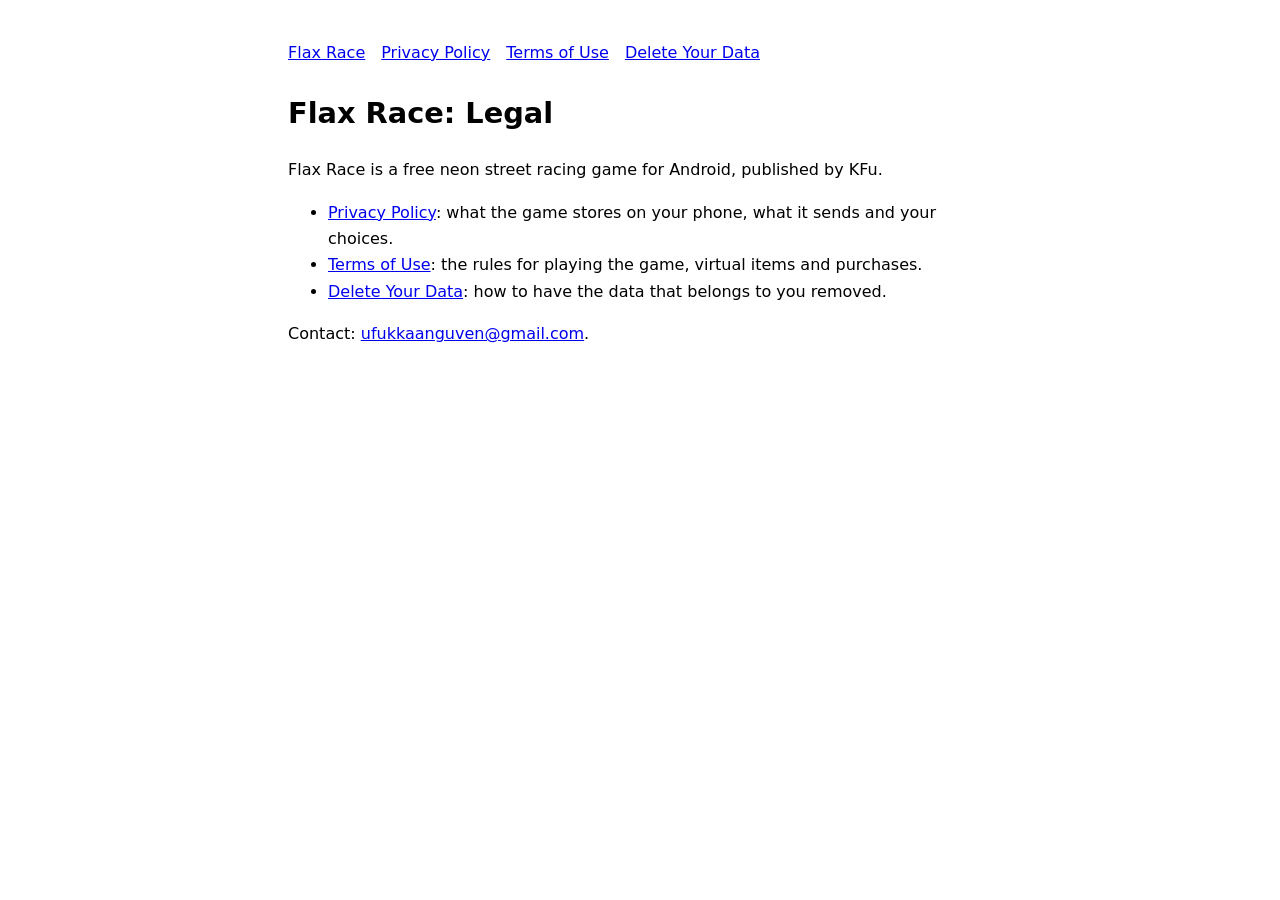
<file: index.html>
<!DOCTYPE html>
<html lang="en">
<head>
  <meta charset="utf-8">
  <meta name="viewport" content="width=device-width, initial-scale=1">
  <title>Flax Race: Legal</title>
  <meta name="description" content="The privacy policy and the terms of use of the game Flax Race.">
  <link rel="canonical" href="https://kaanguven.github.io/flax-race-legal/">
  <link rel="stylesheet" href="style.css">
</head>
<body>
<nav><a href="index.html">Flax Race</a><a href="privacy.html">Privacy Policy</a><a href="terms.html">Terms of Use</a><a href="delete-data.html">Delete Your Data</a></nav>
<h1>Flax Race: Legal</h1>
<p>Flax Race is a free neon street racing game for Android, published by KFu.</p>
<ul>
  <li><a href="privacy.html">Privacy Policy</a>: what the game stores on your phone, what it sends and your choices.</li>
  <li><a href="terms.html">Terms of Use</a>: the rules for playing the game, virtual items and purchases.</li>
  <li><a href="delete-data.html">Delete Your Data</a>: how to have the data that belongs to you removed.</li>
</ul>
<p>Contact: <a href="mailto:ufukkaanguven@gmail.com">ufukkaanguven@gmail.com</a>.</p>
</body>
</html>
</file>
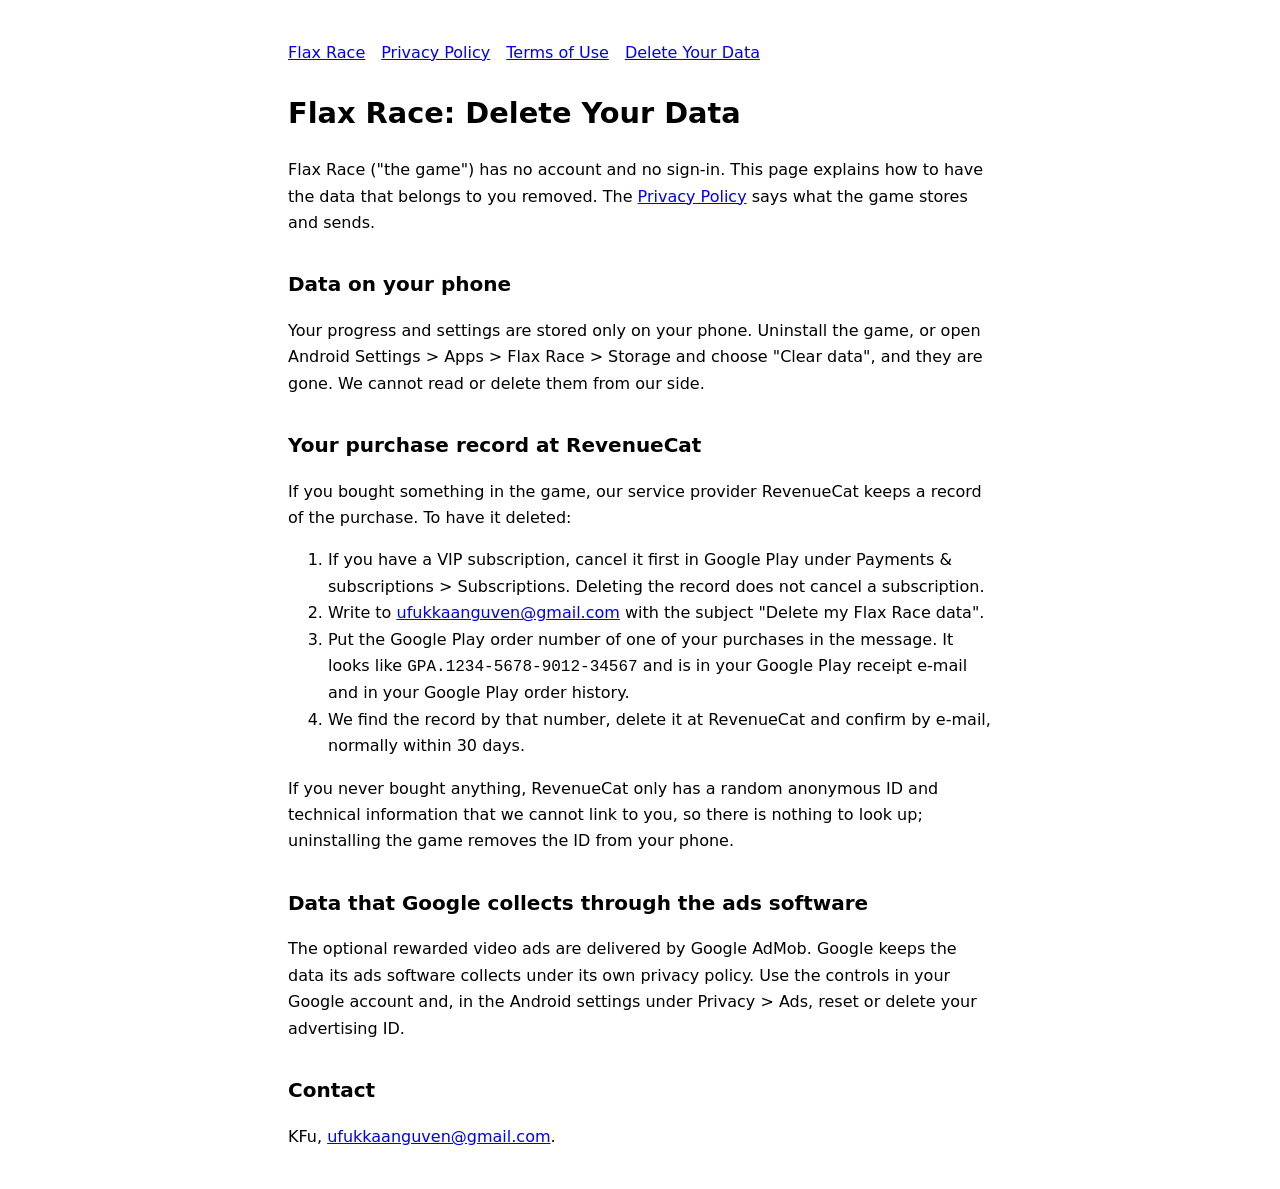
<file: delete-data.html>
<!DOCTYPE html>
<html lang="en">
<head>
  <meta charset="utf-8">
  <meta name="viewport" content="width=device-width, initial-scale=1">
  <title>Flax Race: Delete Your Data</title>
  <meta name="description" content="How to ask for the deletion of the data that the game Flax Race keeps about you.">
  <link rel="canonical" href="https://kaanguven.github.io/flax-race-legal/delete-data.html">
  <link rel="stylesheet" href="style.css">
</head>
<body>
<nav><a href="index.html">Flax Race</a><a href="privacy.html">Privacy Policy</a><a href="terms.html">Terms of Use</a><a href="delete-data.html">Delete Your Data</a></nav>
<h1>Flax Race: Delete Your Data</h1>
<p>Flax Race ("the game") has no account and no sign-in. This page explains how to have the data that belongs to you removed. The <a href="privacy.html">Privacy Policy</a> says what the game stores and sends.</p>

<h2>Data on your phone</h2>
<p>Your progress and settings are stored only on your phone. Uninstall the game, or open Android Settings &gt; Apps &gt; Flax Race &gt; Storage and choose "Clear data", and they are gone. We cannot read or delete them from our side.</p>

<h2>Your purchase record at RevenueCat</h2>
<p>If you bought something in the game, our service provider RevenueCat keeps a record of the purchase. To have it deleted:</p>
<ol>
  <li>If you have a VIP subscription, cancel it first in Google Play under Payments &amp; subscriptions &gt; Subscriptions. Deleting the record does not cancel a subscription.</li>
  <li>Write to <a href="mailto:ufukkaanguven@gmail.com">ufukkaanguven@gmail.com</a> with the subject "Delete my Flax Race data".</li>
  <li>Put the Google Play order number of one of your purchases in the message. It looks like <code>GPA.1234-5678-9012-34567</code> and is in your Google Play receipt e-mail and in your Google Play order history.</li>
  <li>We find the record by that number, delete it at RevenueCat and confirm by e-mail, normally within 30 days.</li>
</ol>
<p>If you never bought anything, RevenueCat only has a random anonymous ID and technical information that we cannot link to you, so there is nothing to look up; uninstalling the game removes the ID from your phone.</p>

<h2>Data that Google collects through the ads software</h2>
<p>The optional rewarded video ads are delivered by Google AdMob. Google keeps the data its ads software collects under its own privacy policy. Use the controls in your Google account and, in the Android settings under Privacy &gt; Ads, reset or delete your advertising ID.</p>

<h2>Contact</h2>
<p>KFu, <a href="mailto:ufukkaanguven@gmail.com">ufukkaanguven@gmail.com</a>.</p>
</body>
</html>
</file>
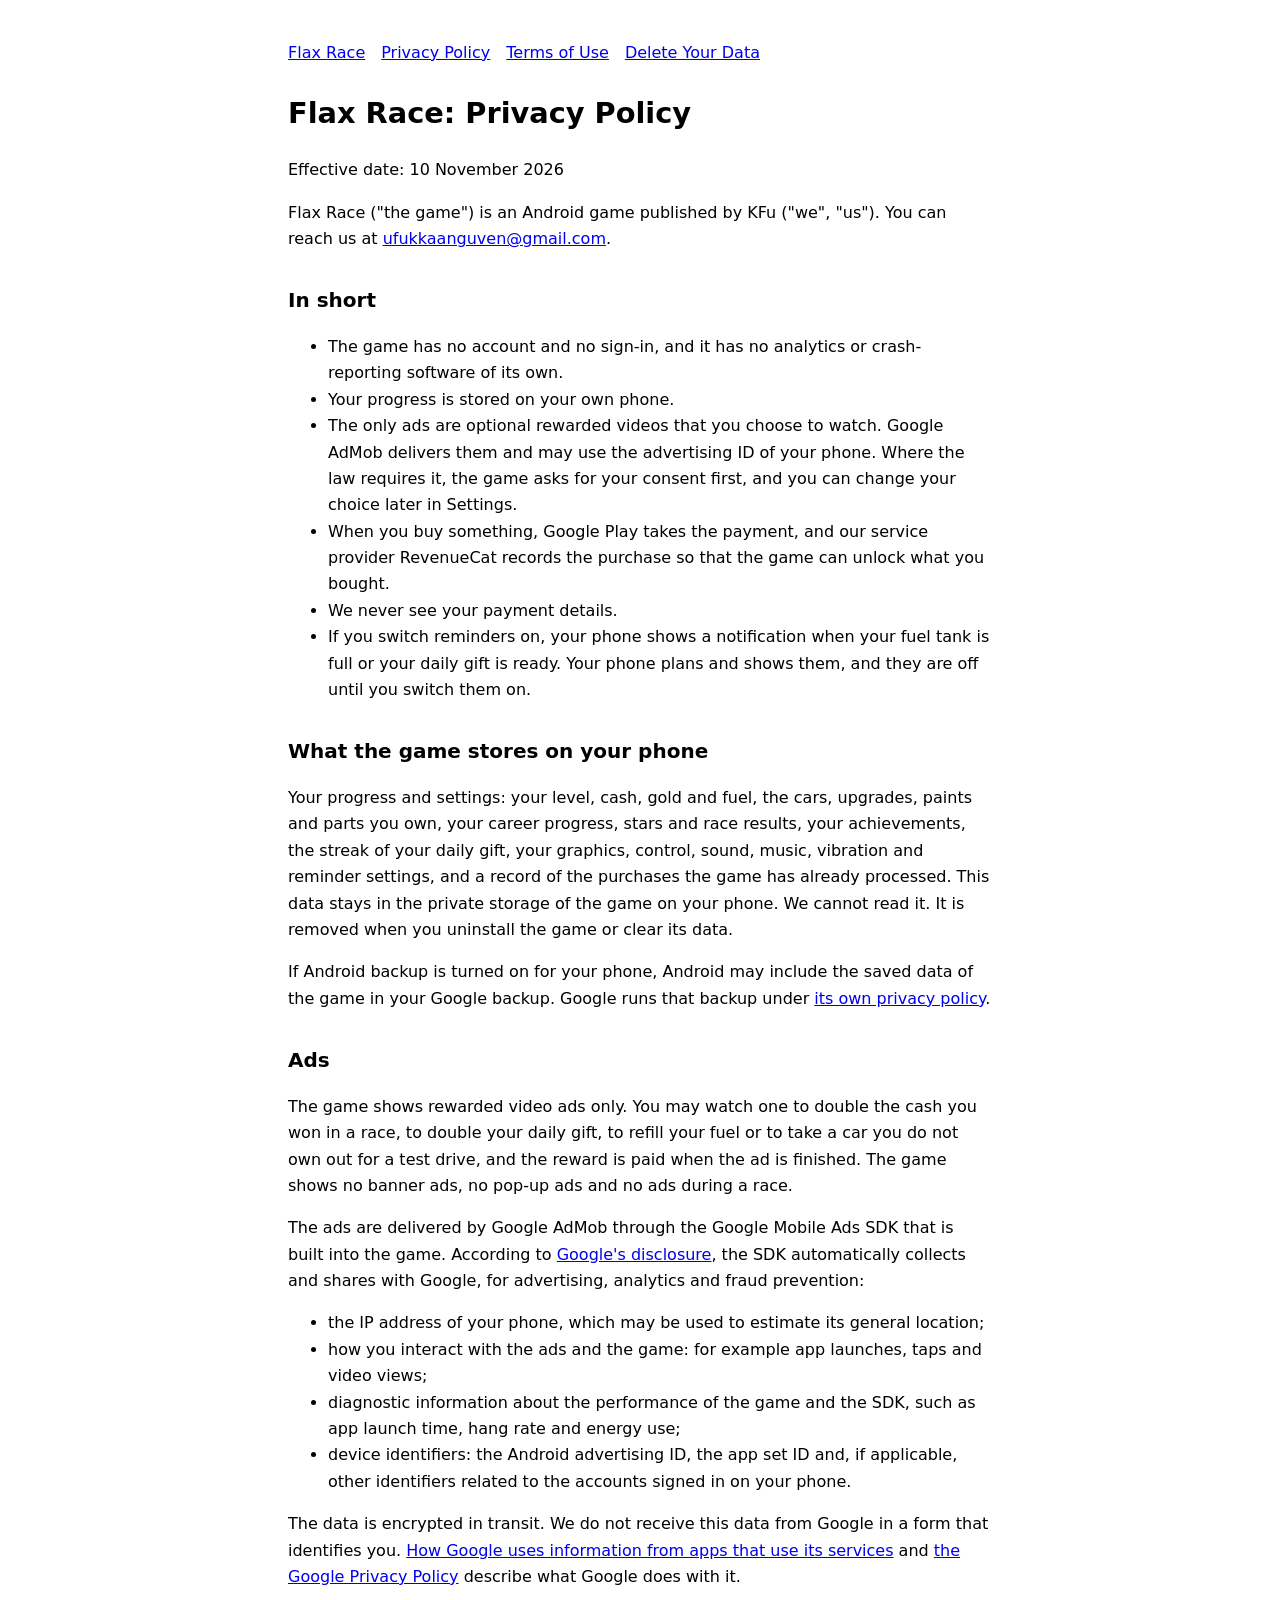
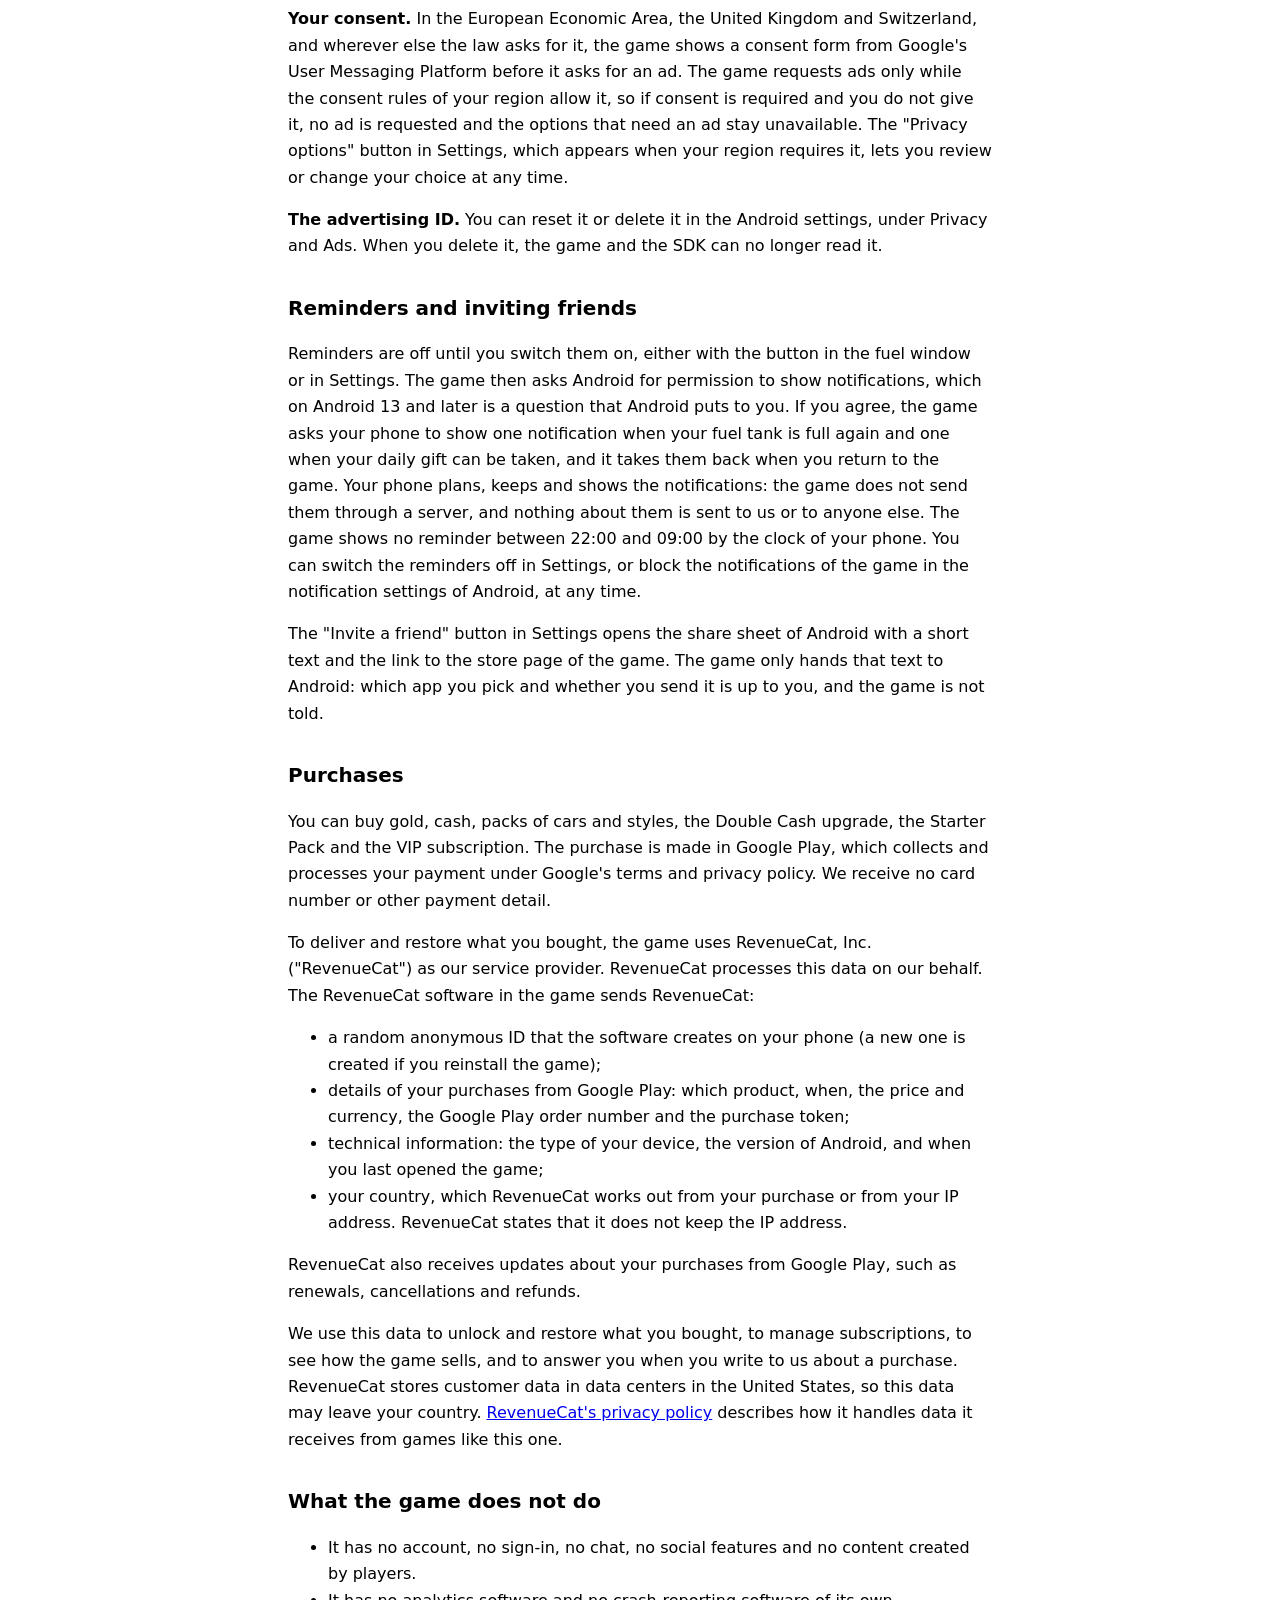
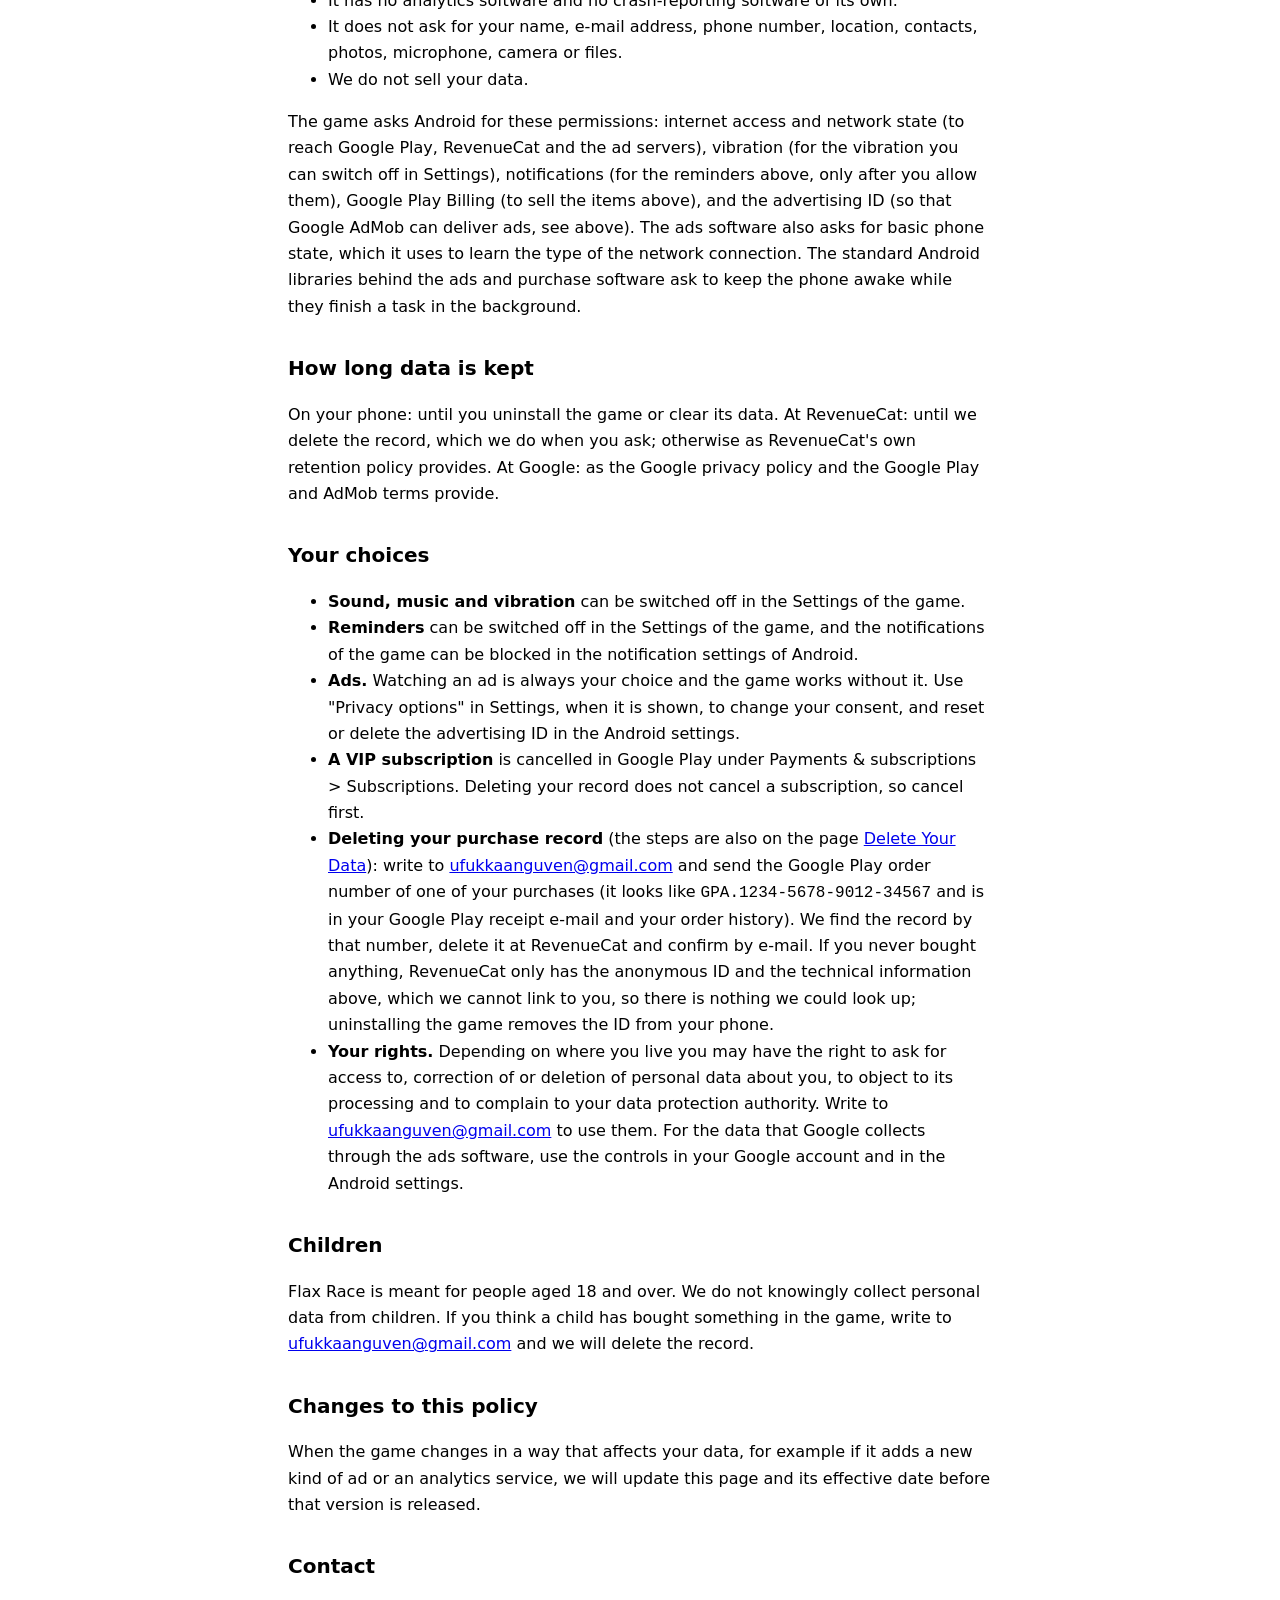
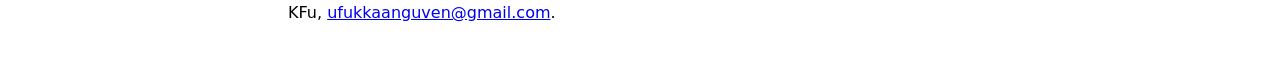
<file: privacy.html>
<!DOCTYPE html>
<html lang="en">
<head>
  <meta charset="utf-8">
  <meta name="viewport" content="width=device-width, initial-scale=1">
  <title>Flax Race: Privacy Policy</title>
  <meta name="description" content="The privacy policy of the game Flax Race: what it stores on your phone, what it sends, the ads it shows and your choices.">
  <link rel="canonical" href="https://kaanguven.github.io/flax-race-legal/privacy.html">
  <link rel="stylesheet" href="style.css">
</head>
<body>
<nav><a href="index.html">Flax Race</a><a href="privacy.html">Privacy Policy</a><a href="terms.html">Terms of Use</a><a href="delete-data.html">Delete Your Data</a></nav>
<h1>Flax Race: Privacy Policy</h1>
<p>Effective date: 10 November 2026</p>
<p>Flax Race ("the game") is an Android game published by KFu ("we", "us"). You can reach us at <a href="mailto:ufukkaanguven@gmail.com">ufukkaanguven@gmail.com</a>.</p>

<h2>In short</h2>
<ul>
  <li>The game has no account and no sign-in, and it has no analytics or crash-reporting software of its own.</li>
  <li>Your progress is stored on your own phone.</li>
  <li>The only ads are optional rewarded videos that you choose to watch. Google AdMob delivers them and may use the advertising ID of your phone. Where the law requires it, the game asks for your consent first, and you can change your choice later in Settings.</li>
  <li>When you buy something, Google Play takes the payment, and our service provider RevenueCat records the purchase so that the game can unlock what you bought.</li>
  <li>We never see your payment details.</li>
  <li>If you switch reminders on, your phone shows a notification when your fuel tank is full or your daily gift is ready. Your phone plans and shows them, and they are off until you switch them on.</li>
</ul>

<h2>What the game stores on your phone</h2>
<p>Your progress and settings: your level, cash, gold and fuel, the cars, upgrades, paints and parts you own, your career progress, stars and race results, your achievements, the streak of your daily gift, your graphics, control, sound, music, vibration and reminder settings, and a record of the purchases the game has already processed. This data stays in the private storage of the game on your phone. We cannot read it. It is removed when you uninstall the game or clear its data.</p>
<p>If Android backup is turned on for your phone, Android may include the saved data of the game in your Google backup. Google runs that backup under <a href="https://policies.google.com/privacy">its own privacy policy</a>.</p>

<h2>Ads</h2>
<p>The game shows rewarded video ads only. You may watch one to double the cash you won in a race, to double your daily gift, to refill your fuel or to take a car you do not own out for a test drive, and the reward is paid when the ad is finished. The game shows no banner ads, no pop-up ads and no ads during a race.</p>
<p>The ads are delivered by Google AdMob through the Google Mobile Ads SDK that is built into the game. According to <a href="https://developers.google.com/admob/android/privacy/play-data-disclosure">Google's disclosure</a>, the SDK automatically collects and shares with Google, for advertising, analytics and fraud prevention:</p>
<ul>
  <li>the IP address of your phone, which may be used to estimate its general location;</li>
  <li>how you interact with the ads and the game: for example app launches, taps and video views;</li>
  <li>diagnostic information about the performance of the game and the SDK, such as app launch time, hang rate and energy use;</li>
  <li>device identifiers: the Android advertising ID, the app set ID and, if applicable, other identifiers related to the accounts signed in on your phone.</li>
</ul>
<p>The data is encrypted in transit. We do not receive this data from Google in a form that identifies you. <a href="https://policies.google.com/technologies/partner-sites">How Google uses information from apps that use its services</a> and <a href="https://policies.google.com/privacy">the Google Privacy Policy</a> describe what Google does with it.</p>
<p><strong>Your consent.</strong> In the European Economic Area, the United Kingdom and Switzerland, and wherever else the law asks for it, the game shows a consent form from Google's User Messaging Platform before it asks for an ad. The game requests ads only while the consent rules of your region allow it, so if consent is required and you do not give it, no ad is requested and the options that need an ad stay unavailable. The "Privacy options" button in Settings, which appears when your region requires it, lets you review or change your choice at any time.</p>
<p><strong>The advertising ID.</strong> You can reset it or delete it in the Android settings, under Privacy and Ads. When you delete it, the game and the SDK can no longer read it.</p>

<h2>Reminders and inviting friends</h2>
<p>Reminders are off until you switch them on, either with the button in the fuel window or in Settings. The game then asks Android for permission to show notifications, which on Android 13 and later is a question that Android puts to you. If you agree, the game asks your phone to show one notification when your fuel tank is full again and one when your daily gift can be taken, and it takes them back when you return to the game. Your phone plans, keeps and shows the notifications: the game does not send them through a server, and nothing about them is sent to us or to anyone else. The game shows no reminder between 22:00 and 09:00 by the clock of your phone. You can switch the reminders off in Settings, or block the notifications of the game in the notification settings of Android, at any time.</p>
<p>The "Invite a friend" button in Settings opens the share sheet of Android with a short text and the link to the store page of the game. The game only hands that text to Android: which app you pick and whether you send it is up to you, and the game is not told.</p>

<h2>Purchases</h2>
<p>You can buy gold, cash, packs of cars and styles, the Double Cash upgrade, the Starter Pack and the VIP subscription. The purchase is made in Google Play, which collects and processes your payment under Google's terms and privacy policy. We receive no card number or other payment detail.</p>
<p>To deliver and restore what you bought, the game uses RevenueCat, Inc. ("RevenueCat") as our service provider. RevenueCat processes this data on our behalf. The RevenueCat software in the game sends RevenueCat:</p>
<ul>
  <li>a random anonymous ID that the software creates on your phone (a new one is created if you reinstall the game);</li>
  <li>details of your purchases from Google Play: which product, when, the price and currency, the Google Play order number and the purchase token;</li>
  <li>technical information: the type of your device, the version of Android, and when you last opened the game;</li>
  <li>your country, which RevenueCat works out from your purchase or from your IP address. RevenueCat states that it does not keep the IP address.</li>
</ul>
<p>RevenueCat also receives updates about your purchases from Google Play, such as renewals, cancellations and refunds.</p>
<p>We use this data to unlock and restore what you bought, to manage subscriptions, to see how the game sells, and to answer you when you write to us about a purchase. RevenueCat stores customer data in data centers in the United States, so this data may leave your country. <a href="https://www.revenuecat.com/privacy">RevenueCat's privacy policy</a> describes how it handles data it receives from games like this one.</p>

<h2>What the game does not do</h2>
<ul>
  <li>It has no account, no sign-in, no chat, no social features and no content created by players.</li>
  <li>It has no analytics software and no crash-reporting software of its own.</li>
  <li>It does not ask for your name, e-mail address, phone number, location, contacts, photos, microphone, camera or files.</li>
  <li>We do not sell your data.</li>
</ul>
<p>The game asks Android for these permissions: internet access and network state (to reach Google Play, RevenueCat and the ad servers), vibration (for the vibration you can switch off in Settings), notifications (for the reminders above, only after you allow them), Google Play Billing (to sell the items above), and the advertising ID (so that Google AdMob can deliver ads, see above). The ads software also asks for basic phone state, which it uses to learn the type of the network connection. The standard Android libraries behind the ads and purchase software ask to keep the phone awake while they finish a task in the background.</p>

<h2>How long data is kept</h2>
<p>On your phone: until you uninstall the game or clear its data. At RevenueCat: until we delete the record, which we do when you ask; otherwise as RevenueCat's own retention policy provides. At Google: as the Google privacy policy and the Google Play and AdMob terms provide.</p>

<h2>Your choices</h2>
<ul>
  <li><strong>Sound, music and vibration</strong> can be switched off in the Settings of the game.</li>
  <li><strong>Reminders</strong> can be switched off in the Settings of the game, and the notifications of the game can be blocked in the notification settings of Android.</li>
  <li><strong>Ads.</strong> Watching an ad is always your choice and the game works without it. Use "Privacy options" in Settings, when it is shown, to change your consent, and reset or delete the advertising ID in the Android settings.</li>
  <li><strong>A VIP subscription</strong> is cancelled in Google Play under Payments &amp; subscriptions &gt; Subscriptions. Deleting your record does not cancel a subscription, so cancel first.</li>
  <li><strong>Deleting your purchase record</strong> (the steps are also on the page <a href="delete-data.html">Delete Your Data</a>): write to <a href="mailto:ufukkaanguven@gmail.com">ufukkaanguven@gmail.com</a> and send the Google Play order number of one of your purchases (it looks like <code>GPA.1234-5678-9012-34567</code> and is in your Google Play receipt e-mail and your order history). We find the record by that number, delete it at RevenueCat and confirm by e-mail. If you never bought anything, RevenueCat only has the anonymous ID and the technical information above, which we cannot link to you, so there is nothing we could look up; uninstalling the game removes the ID from your phone.</li>
  <li><strong>Your rights.</strong> Depending on where you live you may have the right to ask for access to, correction of or deletion of personal data about you, to object to its processing and to complain to your data protection authority. Write to <a href="mailto:ufukkaanguven@gmail.com">ufukkaanguven@gmail.com</a> to use them. For the data that Google collects through the ads software, use the controls in your Google account and in the Android settings.</li>
</ul>

<h2>Children</h2>
<p>Flax Race is meant for people aged 18 and over. We do not knowingly collect personal data from children. If you think a child has bought something in the game, write to <a href="mailto:ufukkaanguven@gmail.com">ufukkaanguven@gmail.com</a> and we will delete the record.</p>

<h2>Changes to this policy</h2>
<p>When the game changes in a way that affects your data, for example if it adds a new kind of ad or an analytics service, we will update this page and its effective date before that version is released.</p>

<h2>Contact</h2>
<p>KFu, <a href="mailto:ufukkaanguven@gmail.com">ufukkaanguven@gmail.com</a>.</p>
</body>
</html>
</file>
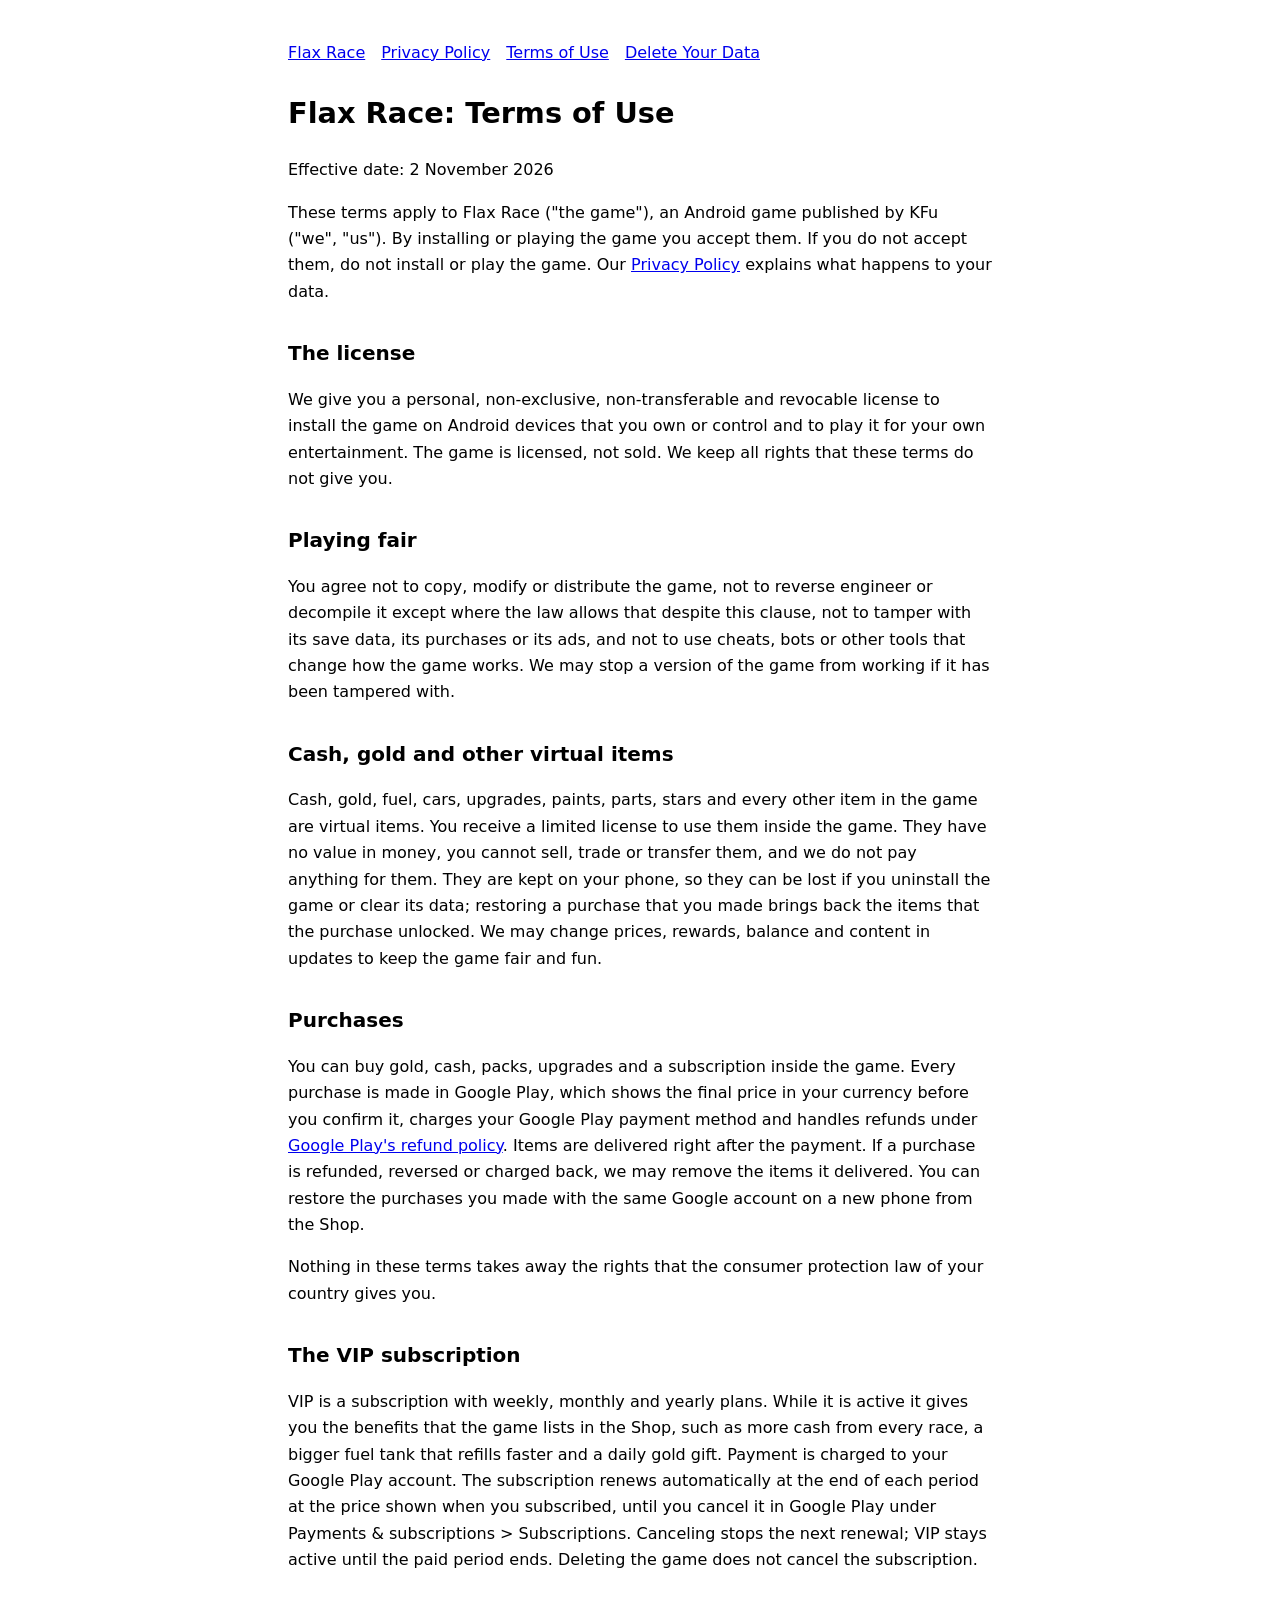
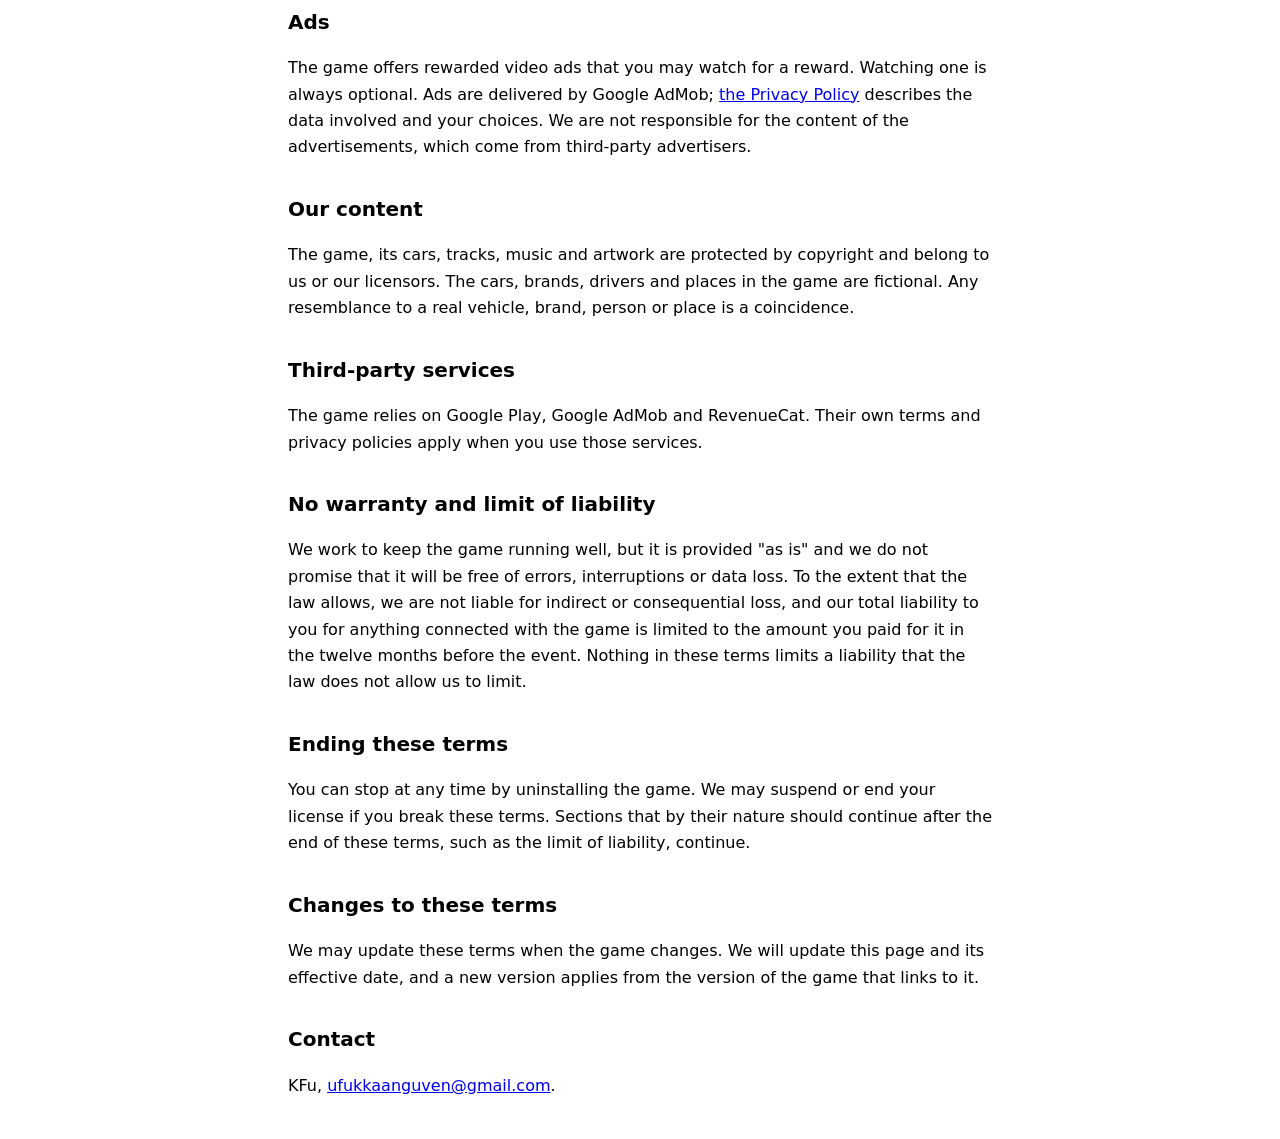
<file: terms.html>
<!DOCTYPE html>
<html lang="en">
<head>
  <meta charset="utf-8">
  <meta name="viewport" content="width=device-width, initial-scale=1">
  <title>Flax Race: Terms of Use</title>
  <meta name="description" content="The terms of use of the game Flax Race: the license, virtual items, purchases, the VIP subscription and ads.">
  <link rel="canonical" href="https://kaanguven.github.io/flax-race-legal/terms.html">
  <link rel="stylesheet" href="style.css">
</head>
<body>
<nav><a href="index.html">Flax Race</a><a href="privacy.html">Privacy Policy</a><a href="terms.html">Terms of Use</a><a href="delete-data.html">Delete Your Data</a></nav>
<h1>Flax Race: Terms of Use</h1>
<p>Effective date: 2 November 2026</p>
<p>These terms apply to Flax Race ("the game"), an Android game published by KFu ("we", "us"). By installing or playing the game you accept them. If you do not accept them, do not install or play the game. Our <a href="privacy.html">Privacy Policy</a> explains what happens to your data.</p>

<h2>The license</h2>
<p>We give you a personal, non-exclusive, non-transferable and revocable license to install the game on Android devices that you own or control and to play it for your own entertainment. The game is licensed, not sold. We keep all rights that these terms do not give you.</p>

<h2>Playing fair</h2>
<p>You agree not to copy, modify or distribute the game, not to reverse engineer or decompile it except where the law allows that despite this clause, not to tamper with its save data, its purchases or its ads, and not to use cheats, bots or other tools that change how the game works. We may stop a version of the game from working if it has been tampered with.</p>

<h2>Cash, gold and other virtual items</h2>
<p>Cash, gold, fuel, cars, upgrades, paints, parts, stars and every other item in the game are virtual items. You receive a limited license to use them inside the game. They have no value in money, you cannot sell, trade or transfer them, and we do not pay anything for them. They are kept on your phone, so they can be lost if you uninstall the game or clear its data; restoring a purchase that you made brings back the items that the purchase unlocked. We may change prices, rewards, balance and content in updates to keep the game fair and fun.</p>

<h2>Purchases</h2>
<p>You can buy gold, cash, packs, upgrades and a subscription inside the game. Every purchase is made in Google Play, which shows the final price in your currency before you confirm it, charges your Google Play payment method and handles refunds under <a href="https://support.google.com/googleplay/answer/2479637">Google Play's refund policy</a>. Items are delivered right after the payment. If a purchase is refunded, reversed or charged back, we may remove the items it delivered. You can restore the purchases you made with the same Google account on a new phone from the Shop.</p>
<p>Nothing in these terms takes away the rights that the consumer protection law of your country gives you.</p>

<h2>The VIP subscription</h2>
<p>VIP is a subscription with weekly, monthly and yearly plans. While it is active it gives you the benefits that the game lists in the Shop, such as more cash from every race, a bigger fuel tank that refills faster and a daily gold gift. Payment is charged to your Google Play account. The subscription renews automatically at the end of each period at the price shown when you subscribed, until you cancel it in Google Play under Payments &amp; subscriptions &gt; Subscriptions. Canceling stops the next renewal; VIP stays active until the paid period ends. Deleting the game does not cancel the subscription.</p>

<h2>Ads</h2>
<p>The game offers rewarded video ads that you may watch for a reward. Watching one is always optional. Ads are delivered by Google AdMob; <a href="privacy.html">the Privacy Policy</a> describes the data involved and your choices. We are not responsible for the content of the advertisements, which come from third-party advertisers.</p>

<h2>Our content</h2>
<p>The game, its cars, tracks, music and artwork are protected by copyright and belong to us or our licensors. The cars, brands, drivers and places in the game are fictional. Any resemblance to a real vehicle, brand, person or place is a coincidence.</p>

<h2>Third-party services</h2>
<p>The game relies on Google Play, Google AdMob and RevenueCat. Their own terms and privacy policies apply when you use those services.</p>

<h2>No warranty and limit of liability</h2>
<p>We work to keep the game running well, but it is provided "as is" and we do not promise that it will be free of errors, interruptions or data loss. To the extent that the law allows, we are not liable for indirect or consequential loss, and our total liability to you for anything connected with the game is limited to the amount you paid for it in the twelve months before the event. Nothing in these terms limits a liability that the law does not allow us to limit.</p>

<h2>Ending these terms</h2>
<p>You can stop at any time by uninstalling the game. We may suspend or end your license if you break these terms. Sections that by their nature should continue after the end of these terms, such as the limit of liability, continue.</p>

<h2>Changes to these terms</h2>
<p>We may update these terms when the game changes. We will update this page and its effective date, and a new version applies from the version of the game that links to it.</p>

<h2>Contact</h2>
<p>KFu, <a href="mailto:ufukkaanguven@gmail.com">ufukkaanguven@gmail.com</a>.</p>
</body>
</html>
</file>
<file: style.css>
:root { color-scheme: light dark; }
body { font-family: system-ui, sans-serif; max-width: 44rem; margin: 2.5rem auto; padding: 0 1.25rem; line-height: 1.65; }
h1 { font-size: 1.8rem; }
h2 { font-size: 1.25rem; margin-top: 2rem; }
code { font-family: ui-monospace, monospace; }
nav { margin-bottom: 1.5rem; }
nav a { margin-right: 1rem; }
</file>
